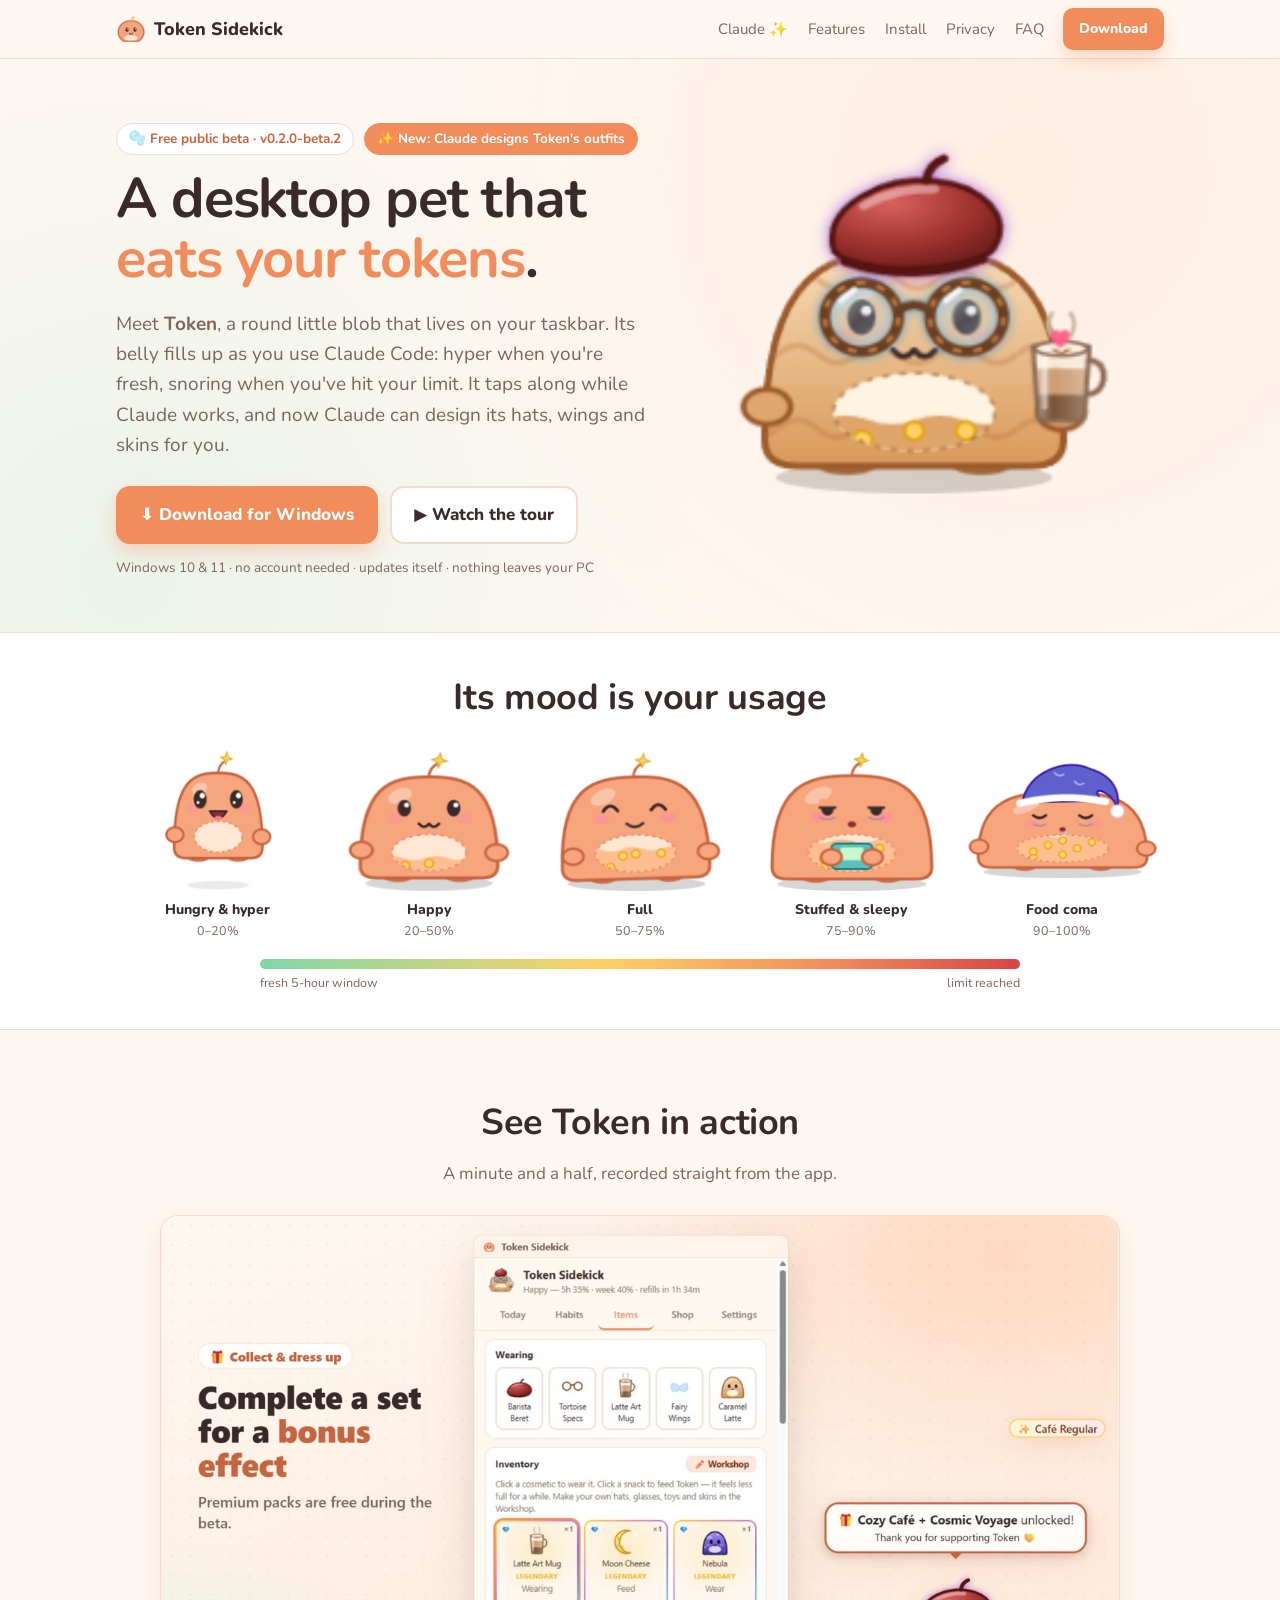
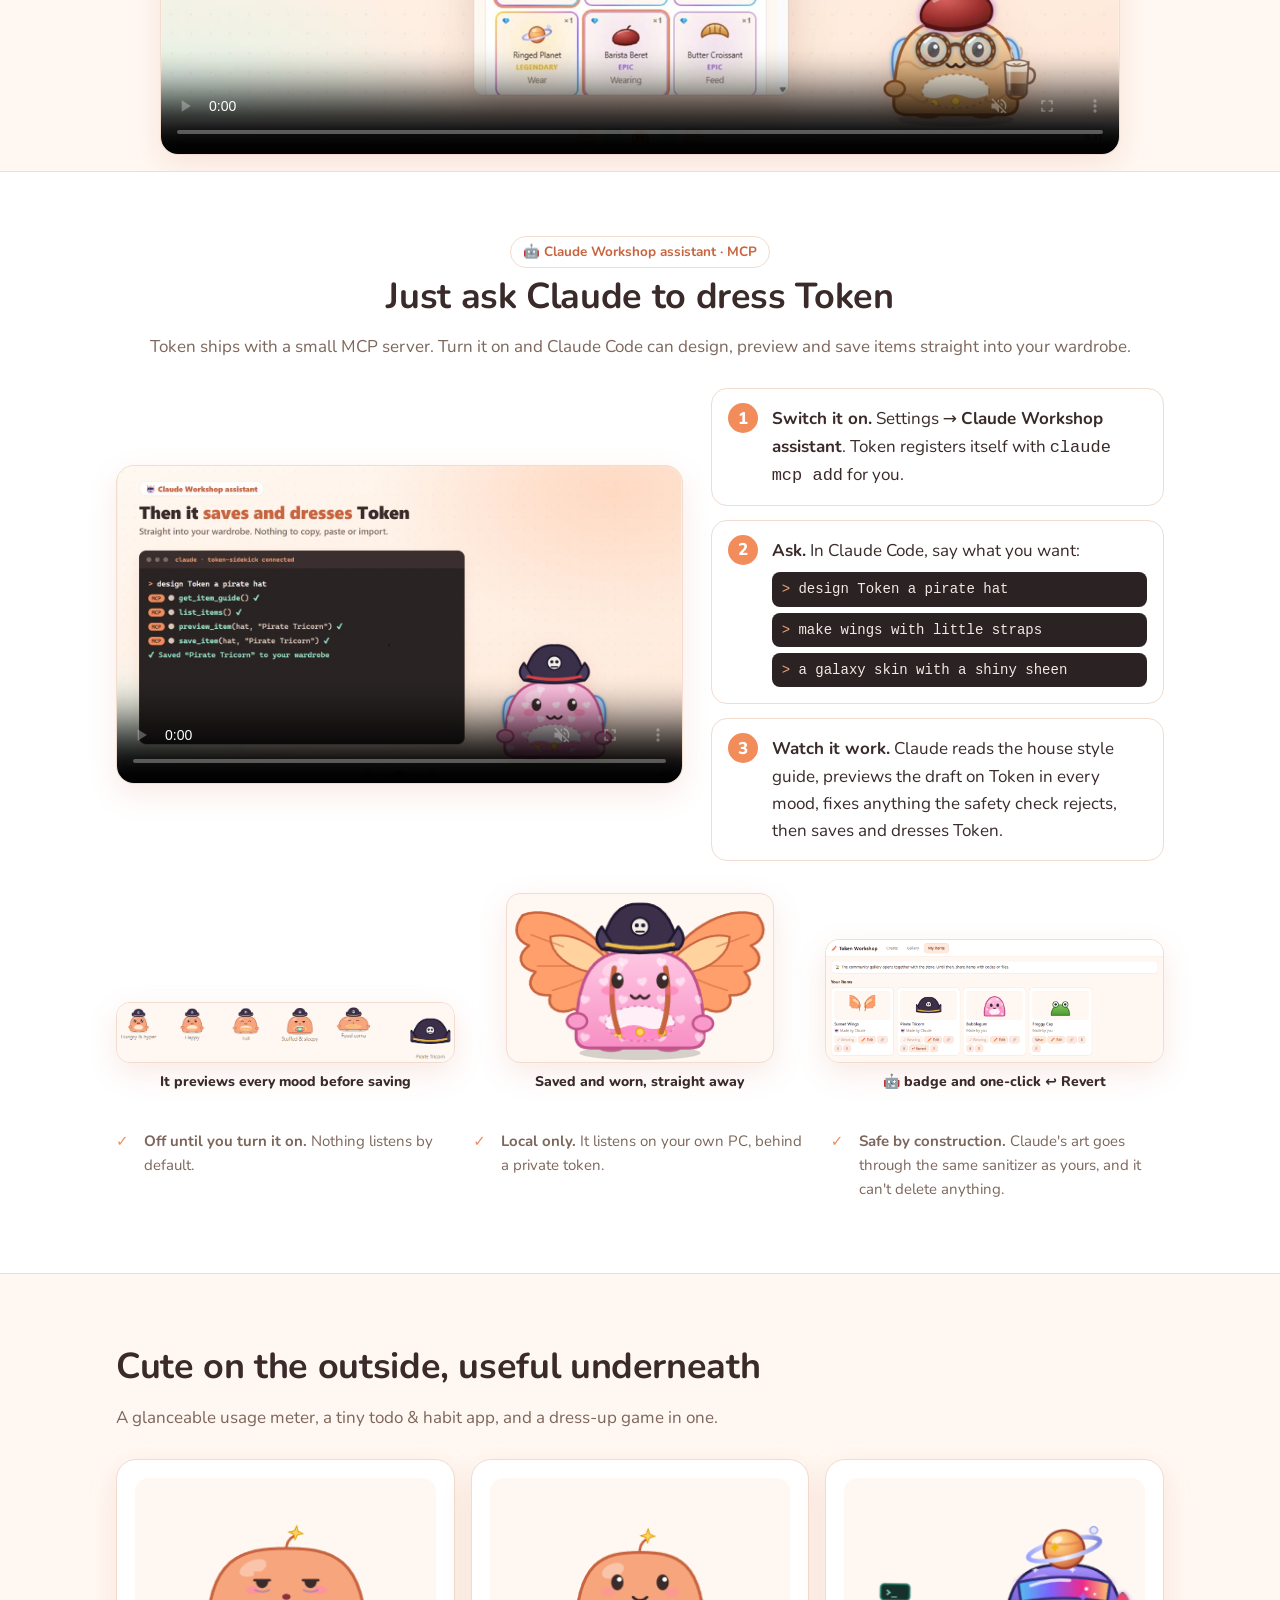
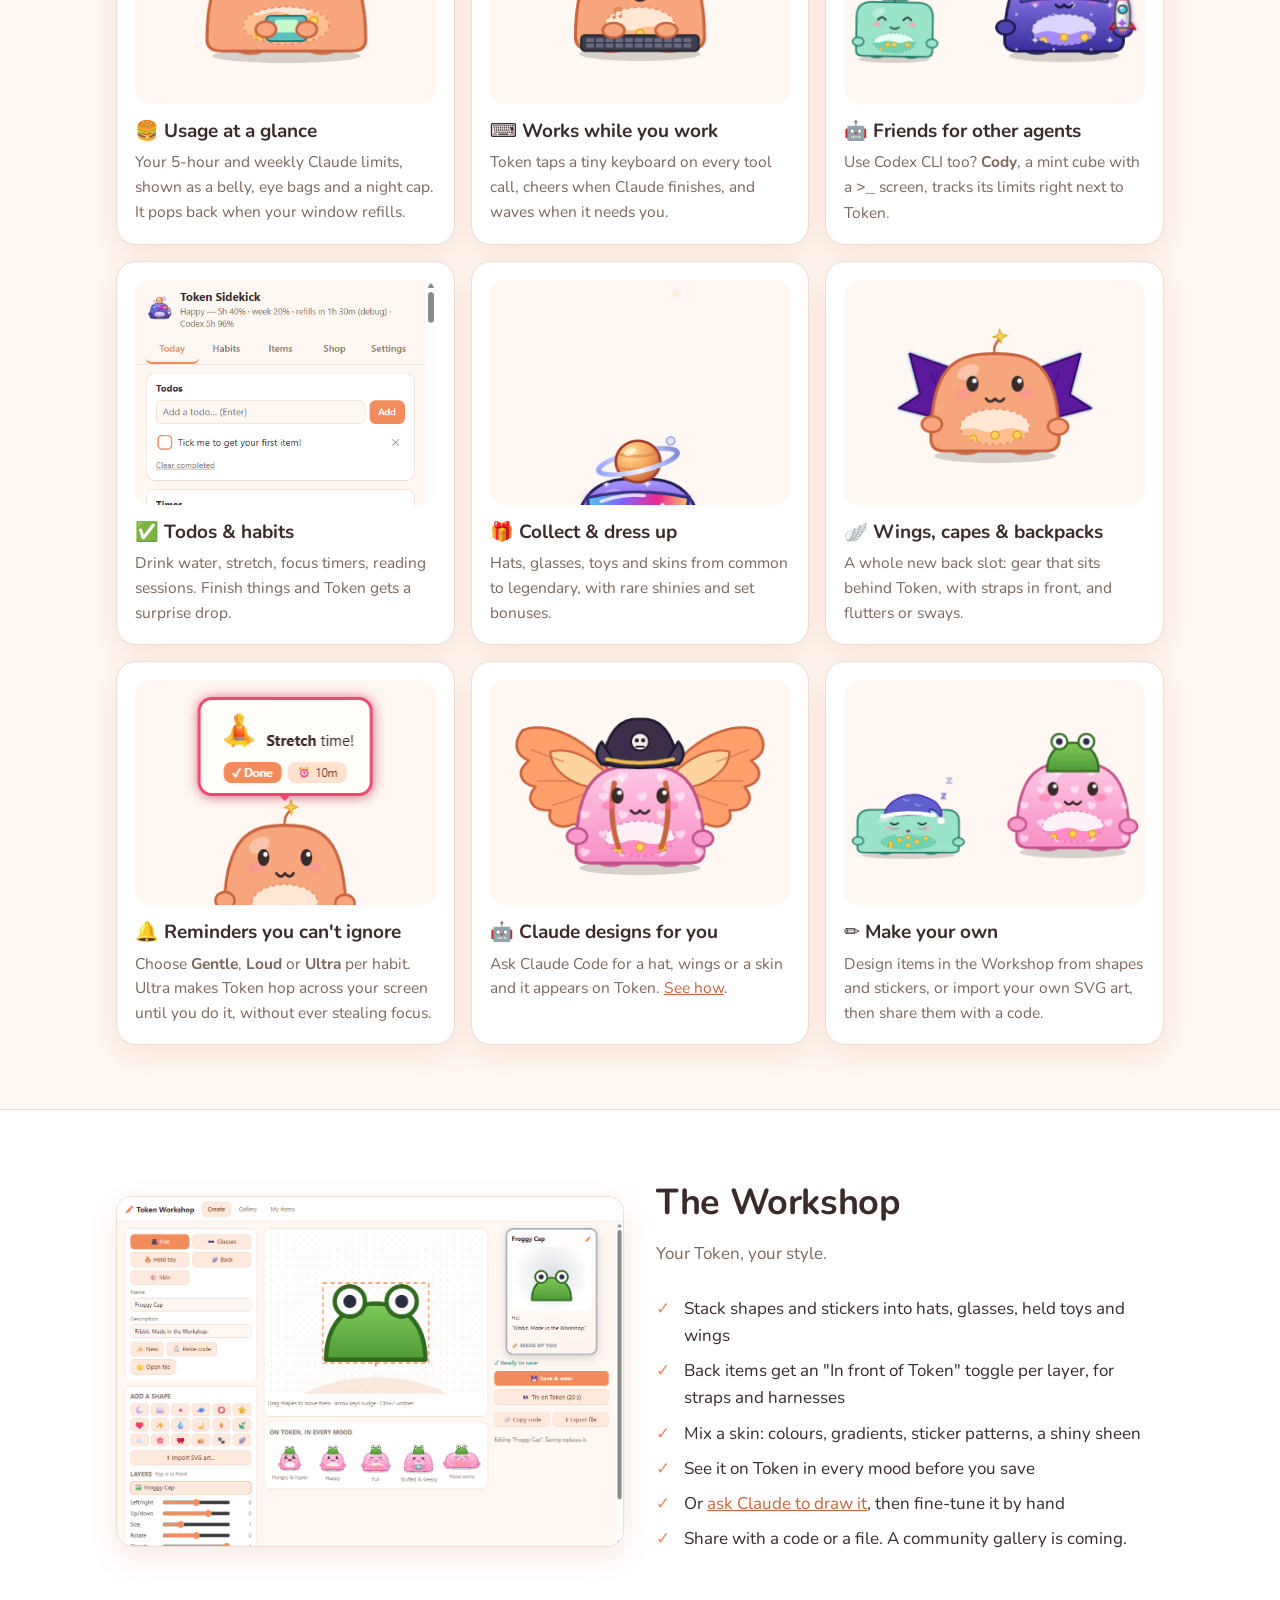
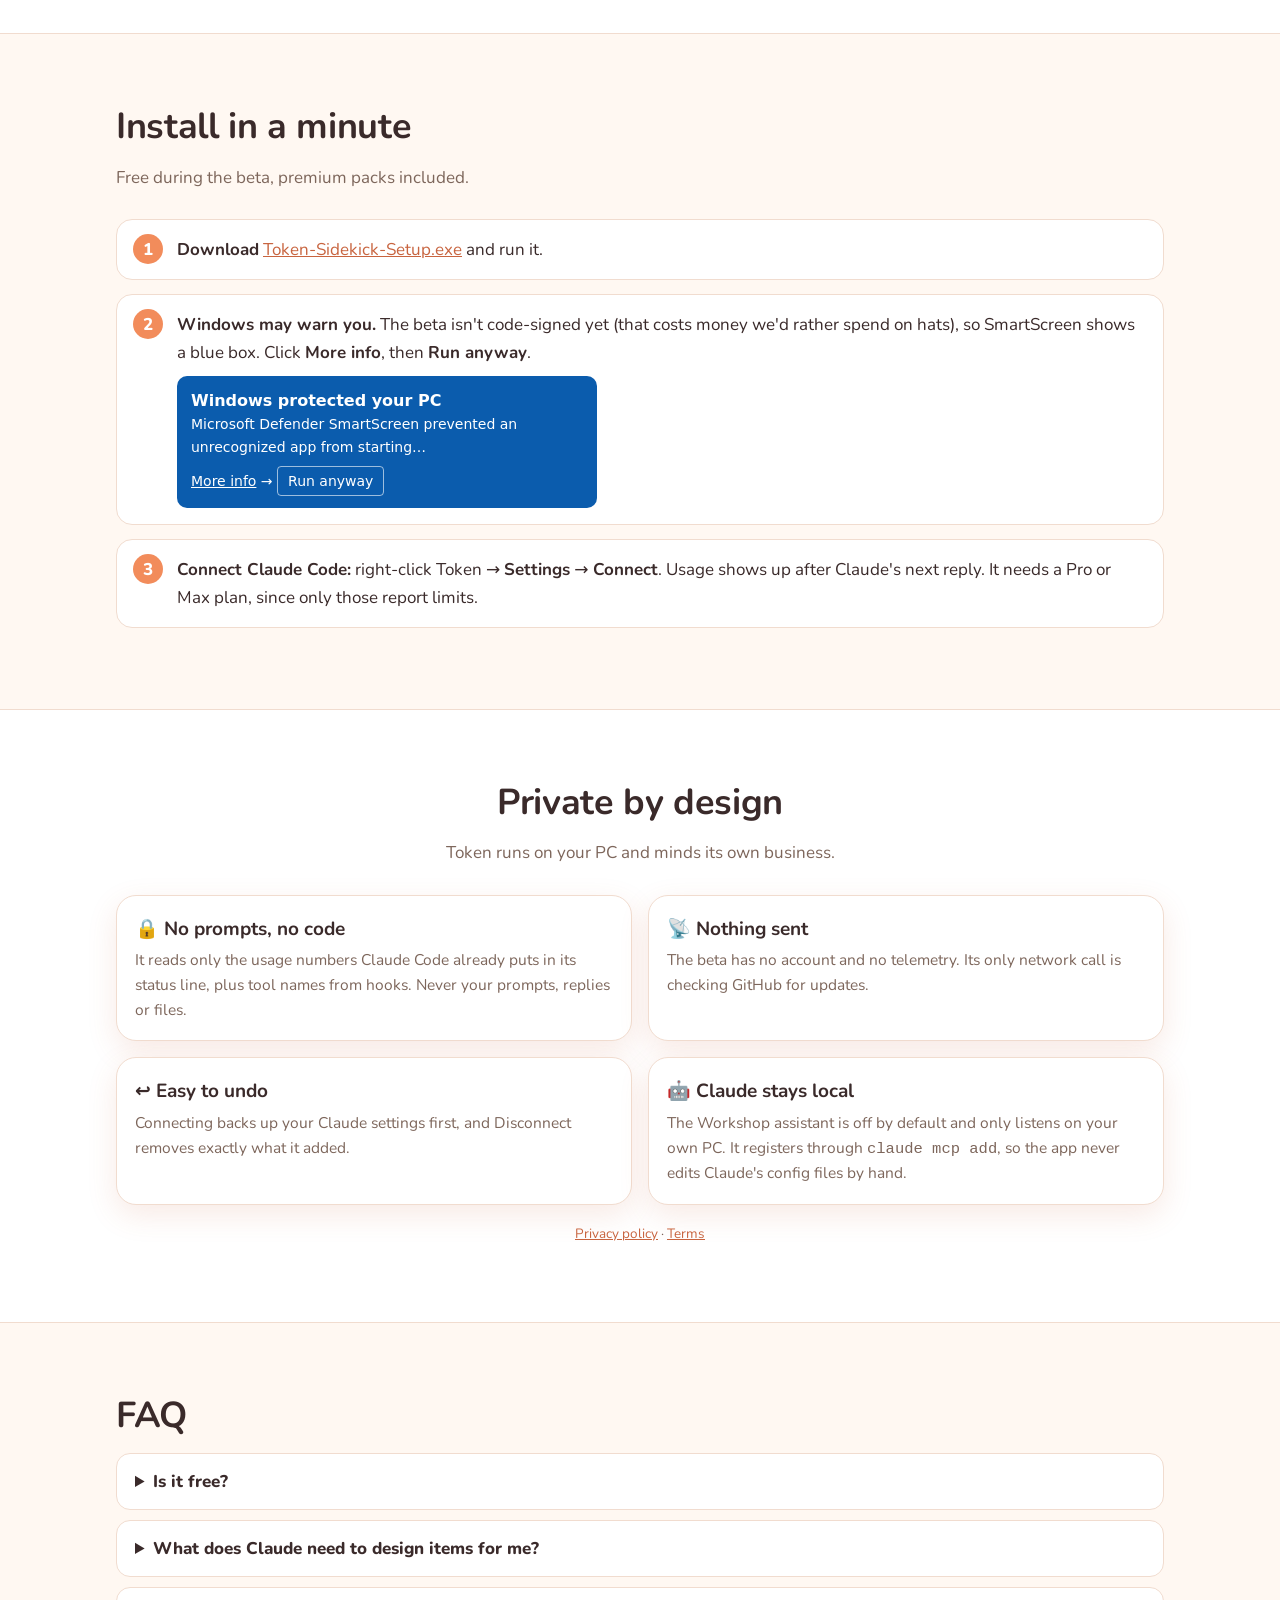
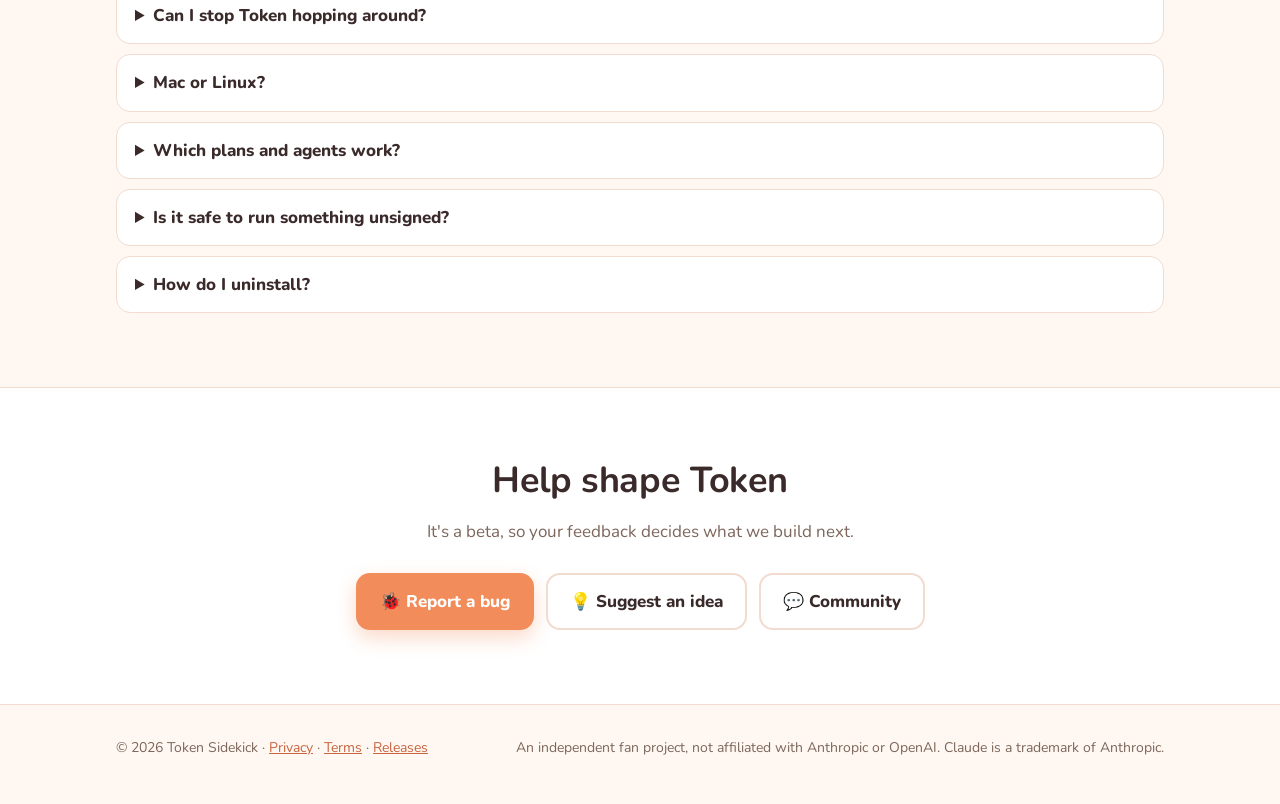
<file: index.html>
<!doctype html>
<html lang="en">
  <head>
    <meta charset="utf-8" />
    <meta name="viewport" content="width=device-width, initial-scale=1" />
    <title>Token Sidekick: a desktop pet that eats your tokens</title>
    <meta
      name="description"
      content="Token is a cute desktop pet for Windows whose belly is your Claude Code usage meter. Ask Claude to design its outfits through a built-in MCP server, collect hats, wings and skins, and get habit reminders you can't ignore. Free beta."
    />
    <meta property="og:title" content="Token Sidekick: a desktop pet that eats your tokens" />
    <meta property="og:description" content="A desktop pet for Claude Code, Codex and more. Free beta for Windows." />
    <meta property="og:image" content="https://kehuydietlatoi.github.io/token-sidekick-releases/img/pack-cafe.png" />
    <link rel="icon" href="icon.png" />
    <link rel="preconnect" href="https://fonts.googleapis.com" />
    <link rel="preconnect" href="https://fonts.gstatic.com" crossorigin />
    <link href="https://fonts.googleapis.com/css2?family=Nunito:wght@400;700;800;900&display=swap" rel="stylesheet" />
    <link rel="stylesheet" href="style.css" />
  </head>
  <body>
    <nav>
      <div class="wrap">
        <a class="logo" href="#"><img src="icon.png" alt="" />Token Sidekick</a>
        <div class="links">
          <a href="#claude">Claude ✨</a>
          <a href="#features">Features</a>
          <a href="#install">Install</a>
          <a href="#privacy">Privacy</a>
          <a href="#faq">FAQ</a>
        </div>
        <a class="btn primary small" href="https://github.com/kehuydietlatoi/token-sidekick-releases/releases/latest/download/Token-Sidekick-Setup.exe">Download</a>
      </div>
    </nav>

    <header class="hero">
      <div class="wrap">
        <div>
          <span class="badge">🫧 Free public beta · v0.2.0-beta.2</span>
          <a class="badge new" href="#claude">✨ New: Claude designs Token's outfits</a>
          <h1>A desktop pet that <em>eats your tokens</em>.</h1>
          <p class="lead">
            Meet <b>Token</b>, a round little blob that lives on your taskbar. Its belly fills up as you use Claude
            Code: hyper when you're fresh, snoring when you've hit your limit. It taps along while Claude works, and now
            Claude can design its hats, wings and skins for you.
          </p>
          <div class="cta">
            <a class="btn primary" href="https://github.com/kehuydietlatoi/token-sidekick-releases/releases/latest/download/Token-Sidekick-Setup.exe">⬇ Download for Windows</a>
            <a class="btn ghost" href="#tour">▶ Watch the tour</a>
          </div>
          <p class="fine">Windows 10 &amp; 11 · no account needed · updates itself · nothing leaves your PC</p>
        </div>
        <div class="hero-art">
          <img class="main" src="img/pack-cafe.png" alt="Token wearing a beret, round glasses and holding a latte" />
        </div>
      </div>
    </header>

    <div class="moods">
      <div class="wrap">
        <h2>Its mood is your usage</h2>
        <div class="strip">
          <figure>
            <img src="img/mood-1.png" alt="Hungry and hyper Token" loading="lazy" />
            <figcaption>Hungry &amp; hyper</figcaption>
            <small>0–20%</small>
          </figure>
          <figure>
            <img src="img/mood-2.png" alt="Happy Token" loading="lazy" />
            <figcaption>Happy</figcaption>
            <small>20–50%</small>
          </figure>
          <figure>
            <img src="img/mood-3.png" alt="Full Token" loading="lazy" />
            <figcaption>Full</figcaption>
            <small>50–75%</small>
          </figure>
          <figure>
            <img src="img/mood-4.png" alt="Sleepy Token playing a handheld" loading="lazy" />
            <figcaption>Stuffed &amp; sleepy</figcaption>
            <small>75–90%</small>
          </figure>
          <figure>
            <img src="img/mood-5.png" alt="Token in a food coma" loading="lazy" />
            <figcaption>Food coma</figcaption>
            <small>90–100%</small>
          </figure>
        </div>
        <div class="meter" aria-hidden="true"></div>
        <div class="meter-labels"><span>fresh 5-hour window</span><span>limit reached</span></div>
      </div>
    </div>

    <section id="tour">
      <div class="wrap">
        <h2>See Token in action</h2>
        <p class="sub">A minute and a half, recorded straight from the app.</p>
        <video
          class="tour"
          src="img/demo.mp4"
          poster="img/demo-poster.jpg"
          width="1280"
          height="720"
          controls
          muted
          loop
          playsinline
          preload="none"
          aria-label="Tour of Token Sidekick: moods, working animations, item drops, habit reminders, dress-up with wings, Cody, the Workshop and Claude designing items through MCP"
        ></video>
      </div>
    </section>

    <section id="claude" class="band claude">
      <div class="wrap">
        <span class="badge">🤖 Claude Workshop assistant · MCP</span>
        <h2>Just ask Claude to dress Token</h2>
        <p class="sub">
          Token ships with a small MCP server. Turn it on and Claude Code can design, preview and save items straight
          into your wardrobe.
        </p>
        <div class="claude-grid">
          <video
            class="tour autoplay"
            src="img/demo-claude.mp4"
            poster="img/demo-claude-poster.jpg"
            width="1280"
            height="720"
            muted
            loop
            playsinline
            controls
            preload="none"
            aria-label="Claude Code designs a pirate hat and wings for Token through the Workshop assistant"
          ></video>
          <ol class="steps">
            <li>
              <b>Switch it on.</b> Settings → <b>Claude Workshop assistant</b>. Token registers itself with
              <code>claude mcp add</code> for you.
            </li>
            <li>
              <b>Ask.</b> In Claude Code, say what you want:
              <div class="prompts">
                <code>design Token a pirate hat</code>
                <code>make wings with little straps</code>
                <code>a galaxy skin with a shiny sheen</code>
              </div>
            </li>
            <li>
              <b>Watch it work.</b> Claude reads the house style guide, previews the draft on Token in every mood, fixes
              anything the safety check rejects, then saves and dresses Token.
            </li>
          </ol>
        </div>
        <div class="claude-shots">
          <figure>
            <img src="img/claude-preview.png" alt="Token wearing a draft pirate hat in every mood" loading="lazy" />
            <figcaption>It previews every mood before saving</figcaption>
          </figure>
          <figure>
            <img
              src="img/claude-made.png"
              alt="Token wearing a pirate hat and wings that Claude designed"
              loading="lazy"
            />
            <figcaption>Saved and worn, straight away</figcaption>
          </figure>
          <figure>
            <img
              src="img/claude-mine.png"
              alt="The Workshop's Mine tab with a robot badge and Revert button"
              loading="lazy"
            />
            <figcaption>🤖 badge and one-click ↩ Revert</figcaption>
          </figure>
        </div>
        <ul class="ticks trust">
          <li><b>Off until you turn it on.</b> Nothing listens by default.</li>
          <li><b>Local only.</b> It listens on your own PC, behind a private token.</li>
          <li>
            <b>Safe by construction.</b> Claude's art goes through the same sanitizer as yours, and it can't delete
            anything.
          </li>
        </ul>
      </div>
    </section>

    <section id="features">
      <div class="wrap">
        <h2>Cute on the outside, useful underneath</h2>
        <p class="sub">A glanceable usage meter, a tiny todo &amp; habit app, and a dress-up game in one.</p>
        <div class="features">
          <div class="feature">
            <div class="pic"><img src="img/mood-4.png" alt="" loading="lazy" /></div>
            <h3>🍔 Usage at a glance</h3>
            <p>
              Your 5-hour and weekly Claude limits, shown as a belly, eye bags and a night cap. It pops back when your
              window refills.
            </p>
          </div>
          <div class="feature">
            <div class="pic"><img src="img/working.png" alt="" loading="lazy" /></div>
            <h3>⌨️ Works while you work</h3>
            <p>
              Token taps a tiny keyboard on every tool call, cheers when Claude finishes, and waves when it needs you.
            </p>
          </div>
          <div class="feature">
            <div class="pic"><img src="img/cody.png" alt="" loading="lazy" /></div>
            <h3>🤖 Friends for other agents</h3>
            <p>
              Use Codex CLI too? <b>Cody</b>, a mint cube with a <code>&gt;_</code> screen, tracks its limits right next
              to Token.
            </p>
          </div>
          <div class="feature">
            <div class="pic"><img src="img/panel-today.png" alt="" loading="lazy" /></div>
            <h3>✅ Todos &amp; habits</h3>
            <p>Drink water, stretch, focus timers, reading sessions. Finish things and Token gets a surprise drop.</p>
          </div>
          <div class="feature">
            <div class="pic"><img src="img/pack-cosmic.png" alt="" loading="lazy" /></div>
            <h3>🎁 Collect &amp; dress up</h3>
            <p>Hats, glasses, toys and skins from common to legendary, with rare shinies and set bonuses.</p>
          </div>
          <div class="feature">
            <div class="pic"><img src="img/back.png" alt="" loading="lazy" /></div>
            <h3>🪽 Wings, capes &amp; backpacks</h3>
            <p>A whole new back slot: gear that sits behind Token, with straps in front, and flutters or sways.</p>
          </div>
          <div class="feature">
            <div class="pic"><img src="img/reminder-ultra.png" alt="" loading="lazy" /></div>
            <h3>🔔 Reminders you can't ignore</h3>
            <p>
              Choose <b>Gentle</b>, <b>Loud</b> or <b>Ultra</b> per habit. Ultra makes Token hop across your screen
              until you do it, without ever stealing focus.
            </p>
          </div>
          <div class="feature">
            <div class="pic"><img src="img/claude-made.png" alt="" loading="lazy" /></div>
            <h3>🤖 Claude designs for you</h3>
            <p>Ask Claude Code for a hat, wings or a skin and it appears on Token. <a href="#claude">See how</a>.</p>
          </div>
          <div class="feature">
            <div class="pic"><img src="img/custom.png" alt="" loading="lazy" /></div>
            <h3>✏️ Make your own</h3>
            <p>
              Design items in the Workshop from shapes and stickers, or import your own SVG art, then share them with a
              code.
            </p>
          </div>
        </div>
      </div>
    </section>

    <section class="band">
      <div class="wrap split" style="text-align: left">
        <img src="img/workshop.png" alt="The Token Workshop editor with a frog hat" loading="lazy" />
        <div>
          <h2>The Workshop</h2>
          <p class="sub">Your Token, your style.</p>
          <ul class="ticks">
            <li>Stack shapes and stickers into hats, glasses, held toys and wings</li>
            <li>Back items get an "In front of Token" toggle per layer, for straps and harnesses</li>
            <li>Mix a skin: colours, gradients, sticker patterns, a shiny sheen</li>
            <li>See it on Token in every mood before you save</li>
            <li>Or <a href="#claude">ask Claude to draw it</a>, then fine-tune it by hand</li>
            <li>Share with a code or a file. A community gallery is coming.</li>
          </ul>
        </div>
      </div>
    </section>

    <section id="install">
      <div class="wrap">
        <h2>Install in a minute</h2>
        <p class="sub">Free during the beta, premium packs included.</p>
        <ol class="steps">
          <li><b>Download</b> <a href="https://github.com/kehuydietlatoi/token-sidekick-releases/releases/latest/download/Token-Sidekick-Setup.exe">Token-Sidekick-Setup.exe</a> and run it.</li>
          <li>
            <b>Windows may warn you.</b> The beta isn't code-signed yet (that costs money we'd rather spend on hats), so
            SmartScreen shows a blue box. Click <b>More info</b>, then <b>Run anyway</b>.
            <div class="smartscreen" aria-hidden="true">
              <b>Windows protected your PC</b>Microsoft Defender SmartScreen prevented an unrecognized app from
              starting…<br /><u>More info</u> → <span>Run anyway</span>
            </div>
          </li>
          <li>
            <b>Connect Claude Code:</b> right-click Token → <b>Settings</b> → <b>Connect</b>. Usage shows up after
            Claude's next reply. It needs a Pro or Max plan, since only those report limits.
          </li>
        </ol>
      </div>
    </section>

    <section id="privacy" class="band">
      <div class="wrap">
        <h2>Private by design</h2>
        <p class="sub">Token runs on your PC and minds its own business.</p>
        <div class="features two" style="text-align: left">
          <div class="feature">
            <h3>🔒 No prompts, no code</h3>
            <p>
              It reads only the usage numbers Claude Code already puts in its status line, plus tool names from hooks.
              Never your prompts, replies or files.
            </p>
          </div>
          <div class="feature">
            <h3>📡 Nothing sent</h3>
            <p>The beta has no account and no telemetry. Its only network call is checking GitHub for updates.</p>
          </div>
          <div class="feature">
            <h3>↩️ Easy to undo</h3>
            <p>Connecting backs up your Claude settings first, and Disconnect removes exactly what it added.</p>
          </div>
          <div class="feature">
            <h3>🤖 Claude stays local</h3>
            <p>
              The Workshop assistant is off by default and only listens on your own PC. It registers through
              <code>claude mcp add</code>, so the app never edits Claude's config files by hand.
            </p>
          </div>
        </div>
        <p class="fine" style="margin-top: 18px">
          <a href="privacy.html">Privacy policy</a> · <a href="terms.html">Terms</a>
        </p>
      </div>
    </section>

    <section id="faq" class="faq">
      <div class="wrap">
        <h2>FAQ</h2>
        <details>
          <summary>Is it free?</summary>
          <p>
            Yes. During the beta everything is free, including the premium packs. Claim them in the Shop and they're
            yours to keep.
          </p>
        </details>
        <details>
          <summary>What does Claude need to design items for me?</summary>
          <p>
            Claude Code installed, and the <b>Claude Workshop assistant</b> switched on in Settings. Token registers its
            local MCP server for you; if that fails, the same card shows a command to copy.
          </p>
        </details>
        <details>
          <summary>Can I stop Token hopping around?</summary>
          <p>
            Yes. Every habit has its own reminder level (Gentle, Loud or Ultra), and the 👀 Preview button in the panel
            shows what each one does before you pick.
          </p>
        </details>
        <details>
          <summary>Mac or Linux?</summary>
          <p>Windows only for now. Tell us if you want another platform, since that decides what comes next.</p>
        </details>
        <details>
          <summary>Which plans and agents work?</summary>
          <p>
            Claude Code with a Pro or Max plan (API-key users don't get rate limits, so Token just hangs out). Codex CLI
            is detected automatically. More agents are planned.
          </p>
        </details>
        <details>
          <summary>Is it safe to run something unsigned?</summary>
          <p>
            The warning only means the installer isn't signed with a paid certificate yet. The app runs in Electron's
            sandbox, blocks remote pages and links, and updates only from our GitHub releases. Security issues can be
            reported privately; see <a href="https://github.com/kehuydietlatoi/token-sidekick-releases/security/policy">our security policy</a>.
          </p>
        </details>
        <details>
          <summary>How do I uninstall?</summary>
          <p>
            Settings → Disconnect first (it restores your Claude settings), then remove it from Windows' Installed apps.
          </p>
        </details>
      </div>
    </section>

    <section class="band">
      <div class="wrap">
        <h2>Help shape Token</h2>
        <p class="sub">It's a beta, so your feedback decides what we build next.</p>
        <div class="cta" style="justify-content: center">
          <a class="btn primary" href="https://github.com/kehuydietlatoi/token-sidekick-releases/issues/new?template=bug.md">🐞 Report a bug</a>
          <a class="btn ghost" href="https://github.com/kehuydietlatoi/token-sidekick-releases/issues/new?template=idea.md">💡 Suggest an idea</a>
          <a class="btn ghost" href="https://github.com/kehuydietlatoi/token-sidekick-releases/discussions">💬 Community</a>
        </div>
      </div>
    </section>

    <footer>
      <div class="wrap">
        <span
          >© 2026 Token Sidekick · <a href="privacy.html">Privacy</a> · <a href="terms.html">Terms</a> ·
          <a href="https://github.com/kehuydietlatoi/token-sidekick-releases/releases">Releases</a></span
        >
        <span
          >An independent fan project, not affiliated with Anthropic or OpenAI. Claude is a trademark of
          Anthropic.</span
        >
      </div>
    </footer>
    <script>
      // Play the videos muted while they're on screen, unless the visitor prefers reduced motion.
      if ('IntersectionObserver' in window && !matchMedia('(prefers-reduced-motion: reduce)').matches) {
        for (const video of document.querySelectorAll('video.tour')) {
          new IntersectionObserver(([e]) => (e.isIntersecting ? video.play().catch(() => {}) : video.pause()), {
            threshold: 0.5
          }).observe(video)
        }
      }
    </script>
  </body>
</html>
</file>
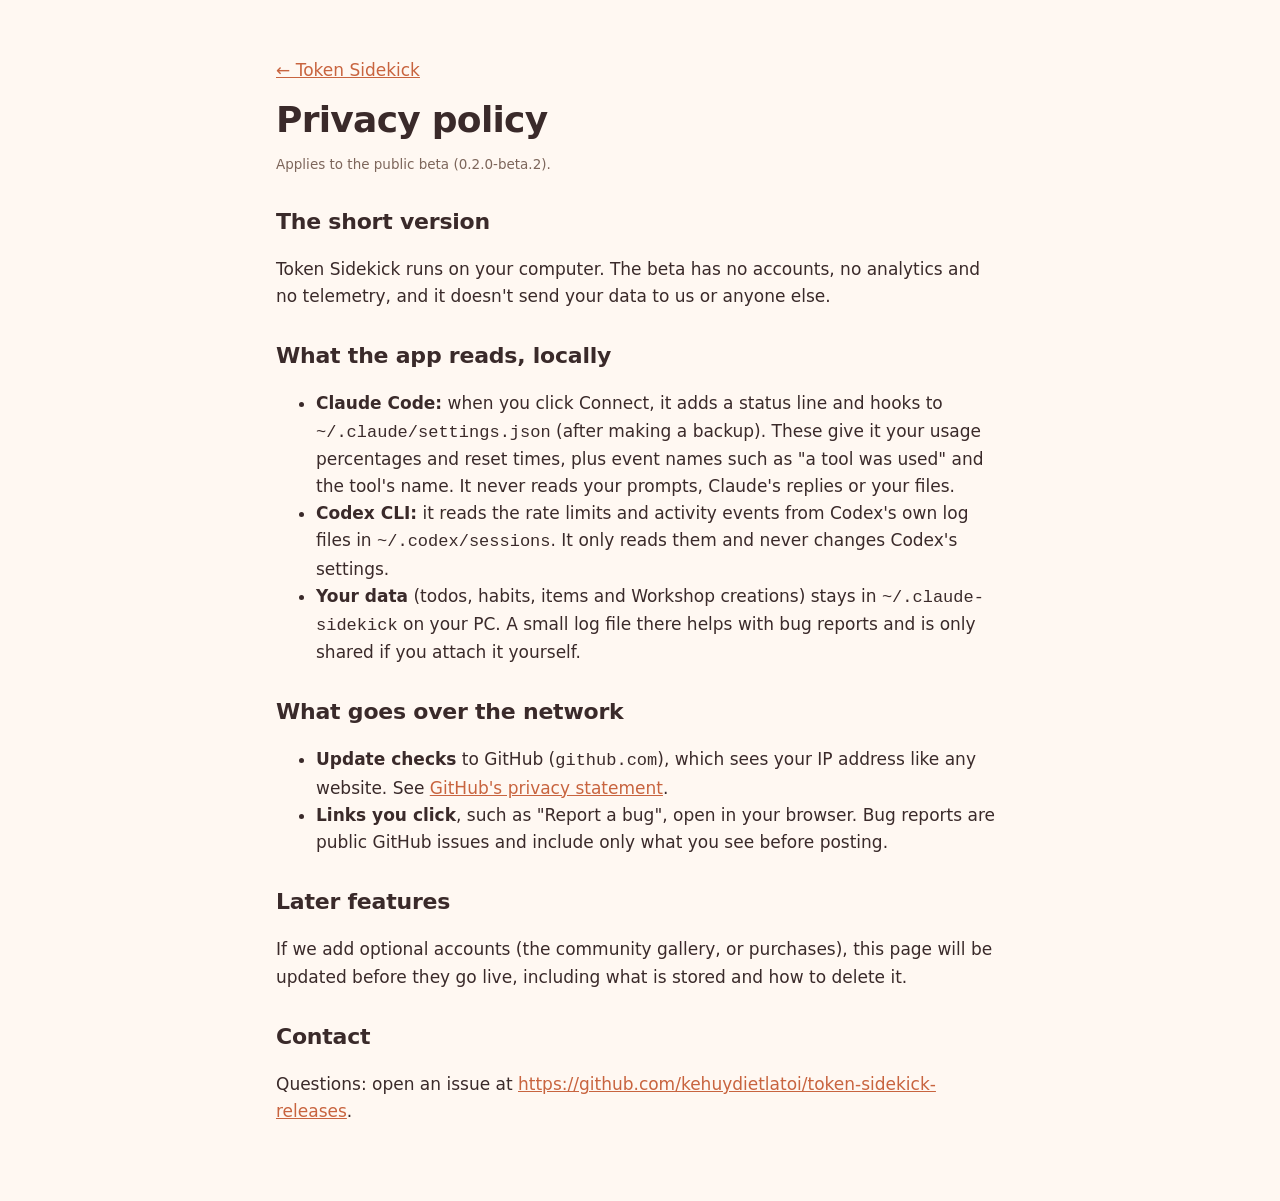
<file: privacy.html>
<!doctype html>
<html lang="en">
  <head>
    <meta charset="utf-8" />
    <meta name="viewport" content="width=device-width, initial-scale=1" />
    <title>Privacy · Token Sidekick</title>
    <link rel="icon" href="icon.png" />
    <link rel="stylesheet" href="style.css" />
  </head>
  <body>
    <main class="wrap page">
      <p><a href="./">← Token Sidekick</a></p>
      <h1>Privacy policy</h1>
      <p class="fine">Applies to the public beta (0.2.0-beta.2).</p>

      <h2>The short version</h2>
      <p>
        Token Sidekick runs on your computer. The beta has no accounts, no analytics and no telemetry, and it doesn't send
        your data to us or anyone else.
      </p>

      <h2>What the app reads, locally</h2>
      <ul>
        <li>
          <b>Claude Code:</b> when you click Connect, it adds a status line and hooks to
          <code>~/.claude/settings.json</code> (after making a backup). These give it your usage percentages and reset
          times, plus event names such as "a tool was used" and the tool's name. It never reads your prompts, Claude's
          replies or your files.
        </li>
        <li>
          <b>Codex CLI:</b> it reads the rate limits and activity events from Codex's own log files in
          <code>~/.codex/sessions</code>. It only reads them and never changes Codex's settings.
        </li>
        <li>
          <b>Your data</b> (todos, habits, items and Workshop creations) stays in <code>~/.claude-sidekick</code> on
          your PC. A small log file there helps with bug reports and is only shared if you attach it yourself.
        </li>
      </ul>

      <h2>What goes over the network</h2>
      <ul>
        <li>
          <b>Update checks</b> to GitHub (<code>github.com</code>), which sees your IP address like any website. See
          <a href="https://docs.github.com/site-policy/privacy-policies/github-general-privacy-statement"
            >GitHub's privacy statement</a
          >.
        </li>
        <li>
          <b>Links you click</b>, such as "Report a bug", open in your browser. Bug reports are public GitHub issues and
          include only what you see before posting.
        </li>
      </ul>

      <h2>Later features</h2>
      <p>
        If we add optional accounts (the community gallery, or purchases), this page will be updated before they go
        live, including what is stored and how to delete it.
      </p>

      <h2>Contact</h2>
      <p>Questions: open an issue at <a href="https://github.com/kehuydietlatoi/token-sidekick-releases/issues">https://github.com/kehuydietlatoi/token-sidekick-releases</a>.</p>
    </main>
  </body>
</html>
</file>
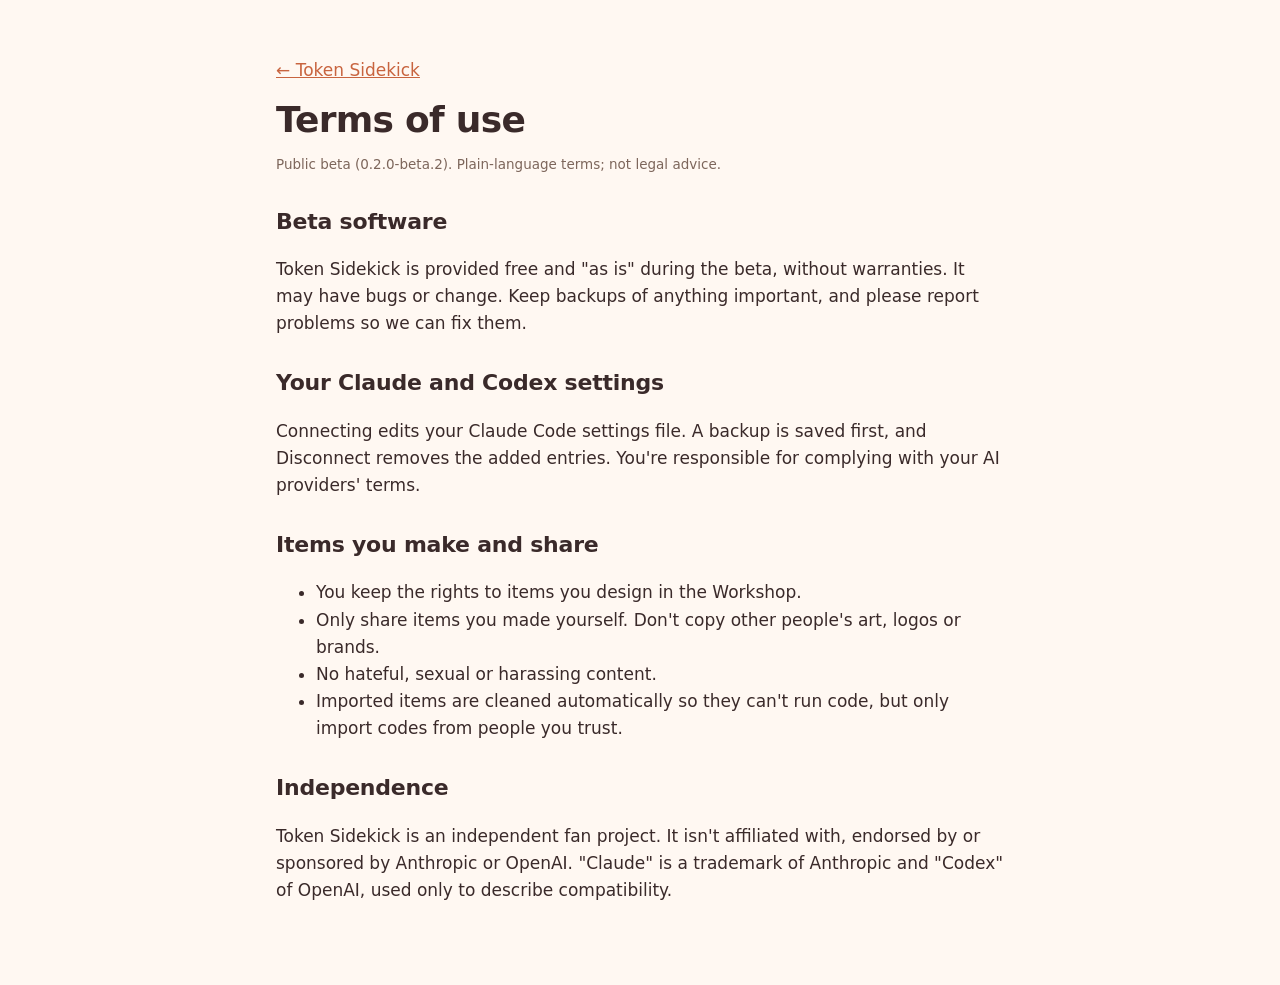
<file: terms.html>
<!doctype html>
<html lang="en">
  <head>
    <meta charset="utf-8" />
    <meta name="viewport" content="width=device-width, initial-scale=1" />
    <title>Terms · Token Sidekick</title>
    <link rel="icon" href="icon.png" />
    <link rel="stylesheet" href="style.css" />
  </head>
  <body>
    <main class="wrap page">
      <p><a href="./">← Token Sidekick</a></p>
      <h1>Terms of use</h1>
      <p class="fine">Public beta (0.2.0-beta.2). Plain-language terms; not legal advice.</p>

      <h2>Beta software</h2>
      <p>
        Token Sidekick is provided free and "as is" during the beta, without warranties. It may have bugs or change. Keep
        backups of anything important, and please report problems so we can fix them.
      </p>

      <h2>Your Claude and Codex settings</h2>
      <p>
        Connecting edits your Claude Code settings file. A backup is saved first, and Disconnect removes the added
        entries. You're responsible for complying with your AI providers' terms.
      </p>

      <h2>Items you make and share</h2>
      <ul>
        <li>You keep the rights to items you design in the Workshop.</li>
        <li>Only share items you made yourself. Don't copy other people's art, logos or brands.</li>
        <li>No hateful, sexual or harassing content.</li>
        <li>
          Imported items are cleaned automatically so they can't run code, but only import codes from people you trust.
        </li>
      </ul>

      <h2>Independence</h2>
      <p>
        Token Sidekick is an independent fan project. It isn't affiliated with, endorsed by or sponsored by Anthropic or
        OpenAI. "Claude" is a trademark of Anthropic and "Codex" of OpenAI, used only to describe compatibility.
      </p>
    </main>
  </body>
</html>
</file>
<file: style.css>
:root {
  --bg: #fff8f2;
  --bg2: #ffeee2;
  --card: #ffffff;
  --ink: #3a2a2a;
  --muted: #7d665b;
  --line: #f1dccf;
  --accent: #f28c5b;
  --accent-deep: #c8643f;
  --mint: #9be3c9;
  --shadow: 0 10px 30px #c8643f22;
  color-scheme: light;
}
@media (prefers-color-scheme: dark) {
  :root {
    --bg: #1f1a18;
    --bg2: #2a211d;
    --card: #2a2320;
    --ink: #f4e9e2;
    --muted: #b8a397;
    --line: #3d322d;
    --shadow: 0 10px 30px #0006;
    color-scheme: dark;
  }
}
* {
  box-sizing: border-box;
}
html {
  scroll-behavior: smooth;
}
body {
  margin: 0;
  background: var(--bg);
  color: var(--ink);
  font:
    17px/1.6 'Nunito',
    'Segoe UI',
    system-ui,
    sans-serif;
  overflow-x: hidden;
}
a {
  color: var(--accent-deep);
}
@media (prefers-color-scheme: dark) {
  a {
    color: var(--accent);
  }
}
img {
  max-width: 100%;
  height: auto;
  display: block;
}
.wrap {
  max-width: 1080px;
  margin: 0 auto;
  padding: 0 16px;
}

/* ── nav ─────────────────── */
nav {
  position: sticky;
  top: 0;
  z-index: 10;
  background: color-mix(in srgb, var(--bg) 88%, transparent);
  backdrop-filter: blur(8px);
  border-bottom: 1px solid var(--line);
}
nav .wrap {
  display: flex;
  align-items: center;
  gap: 18px;
  height: 58px;
}
.logo {
  display: flex;
  align-items: center;
  gap: 8px;
  font-weight: 800;
  font-size: 18px;
  color: var(--ink);
  text-decoration: none;
  margin-right: auto;
}
.logo img {
  width: 30px;
  height: 30px;
}
nav .links a {
  color: var(--muted);
  text-decoration: none;
  font-size: 15px;
  margin-left: 16px;
}
nav .links a:hover {
  color: var(--ink);
}
@media (max-width: 640px) {
  nav .links {
    display: none;
  }
}

/* ── buttons ─────────────── */
.btn {
  display: inline-flex;
  align-items: center;
  gap: 8px;
  padding: 13px 22px;
  border-radius: 14px;
  font-weight: 800;
  text-decoration: none;
  border: 2px solid transparent;
  transition:
    transform 0.15s,
    box-shadow 0.15s;
}
.btn:hover {
  transform: translateY(-2px);
}
.btn.primary {
  background: var(--accent);
  color: #fff;
  box-shadow: 0 8px 20px #f28c5b55;
}
.btn.ghost {
  border-color: var(--line);
  color: var(--ink);
  background: var(--card);
}
.btn.small {
  padding: 8px 14px;
  font-size: 14px;
  border-radius: 10px;
}

/* ── hero ────────────────── */
.hero {
  padding: 64px 0 40px;
  background:
    radial-gradient(circle at 80% 20%, var(--bg2), transparent 55%),
    radial-gradient(circle at 10% 90%, #9be3c933, transparent 45%);
}
.hero .wrap {
  display: grid;
  grid-template-columns: 1.1fr 1fr;
  gap: 32px;
  align-items: center;
}
.badge {
  display: inline-block;
  padding: 4px 12px;
  border-radius: 99px;
  background: var(--card);
  border: 1px solid var(--line);
  font-size: 13.5px;
  font-weight: 700;
  color: var(--accent-deep);
}
h1 {
  font-size: clamp(34px, 5.4vw, 56px);
  line-height: 1.08;
  margin: 14px 0;
  letter-spacing: -0.02em;
}
h1 em {
  font-style: normal;
  color: var(--accent);
}
.lead {
  font-size: 19px;
  color: var(--muted);
  max-width: 34em;
}
.cta {
  display: flex;
  gap: 12px;
  flex-wrap: wrap;
  margin: 26px 0 10px;
}
.fine {
  font-size: 13.5px;
  color: var(--muted);
}
.hero-art {
  position: relative;
  aspect-ratio: 1;
  max-width: 460px;
  justify-self: center;
  width: 100%;
}
.hero-art .main {
  width: 88%;
  margin: 0 auto;
  animation: bob 3.2s ease-in-out infinite;
}
@keyframes bob {
  50% {
    transform: translateY(-8px);
  }
}
@media (prefers-reduced-motion: reduce) {
  .hero-art img {
    animation: none !important;
  }
}
@media (max-width: 820px) {
  .hero .wrap {
    grid-template-columns: 1fr;
  }
  .hero {
    padding-top: 36px;
  }
}

/* ── moods strip ─────────── */
.moods {
  padding: 36px 0;
  border-block: 1px solid var(--line);
  background: var(--card);
}
.moods h2 {
  text-align: center;
}
.strip {
  display: grid;
  grid-template-columns: repeat(5, 1fr);
  gap: 8px;
  margin-top: 16px;
}
.strip figure {
  margin: 0;
  text-align: center;
  display: flex;
  flex-direction: column;
  justify-content: flex-end;
}
.strip img {
  height: clamp(80px, 13vw, 150px);
  width: auto;
  max-width: 100%;
  object-fit: contain;
  margin: 0 auto 6px;
}
.strip figcaption {
  font-weight: 800;
  font-size: 14px;
}
.strip small {
  display: block;
  color: var(--muted);
  font-size: 12.5px;
}
.meter {
  height: 10px;
  border-radius: 99px;
  margin: 18px auto 0;
  max-width: 760px;
  background: linear-gradient(90deg, #7fd8a8, #ffd166 45%, #f28c5b 75%, #d64545);
}
.meter-labels {
  display: flex;
  justify-content: space-between;
  max-width: 760px;
  margin: 4px auto 0;
  font-size: 12.5px;
  color: var(--muted);
}
@media (max-width: 640px) {
  .strip {
    grid-template-columns: repeat(3, 1fr);
  }
  .strip figure:nth-child(n + 4) {
    display: none;
  }
}

/* ── sections ────────────── */
section {
  padding: 64px 0;
}
#tour {
  text-align: center;
  padding-bottom: 16px;
}
video.tour {
  display: block;
  width: 100%;
  max-width: 960px;
  height: auto;
  aspect-ratio: 16 / 9;
  margin: 0 auto;
  border-radius: 18px;
  border: 1px solid var(--line);
  background: var(--bg2);
  box-shadow: var(--shadow);
}
h2 {
  font-size: clamp(26px, 3.6vw, 36px);
  margin: 0 0 8px;
  letter-spacing: -0.01em;
}
.sub {
  color: var(--muted);
  margin: 0 0 28px;
}
.features {
  display: grid;
  grid-template-columns: repeat(3, 1fr);
  gap: 16px;
}
@media (max-width: 900px) {
  .features {
    grid-template-columns: repeat(2, 1fr);
  }
}
@media (max-width: 580px) {
  .features {
    grid-template-columns: 1fr;
  }
}
.feature {
  background: var(--card);
  border: 1px solid var(--line);
  border-radius: 20px;
  padding: 18px;
  box-shadow: var(--shadow);
}
.feature .pic {
  background: var(--bg);
  border-radius: 14px;
  margin-bottom: 12px;
  aspect-ratio: 4 / 3;
  display: grid;
  place-items: center;
  overflow: hidden;
}
.feature .pic img {
  max-height: 100%;
  object-fit: contain;
}
.feature h3 {
  margin: 0 0 4px;
  font-size: 19px;
}
.feature p {
  margin: 0;
  color: var(--muted);
  font-size: 15.5px;
}

.split {
  display: grid;
  grid-template-columns: 1fr 1fr;
  gap: 32px;
  align-items: center;
}
.split img {
  border-radius: 16px;
  box-shadow: var(--shadow);
  border: 1px solid var(--line);
}
@media (max-width: 820px) {
  .split {
    grid-template-columns: 1fr;
  }
}
ul.ticks {
  list-style: none;
  padding: 0;
}
ul.ticks li {
  padding-left: 28px;
  position: relative;
  margin: 8px 0;
}
ul.ticks li::before {
  content: '✓';
  position: absolute;
  left: 0;
  color: var(--accent);
  font-weight: 900;
}

.steps {
  counter-reset: s;
  display: grid;
  gap: 14px;
  padding: 0;
  list-style: none;
}
.steps li {
  counter-increment: s;
  background: var(--card);
  border: 1px solid var(--line);
  border-radius: 16px;
  padding: 16px 16px 16px 60px;
  position: relative;
}
.steps li::before {
  content: counter(s);
  position: absolute;
  left: 16px;
  top: 14px;
  width: 30px;
  height: 30px;
  border-radius: 50%;
  background: var(--accent);
  color: #fff;
  font-weight: 800;
  display: grid;
  place-items: center;
}
.smartscreen {
  font-family: 'Segoe UI', system-ui, sans-serif;
  background: #0b5cad;
  color: #fff;
  border-radius: 10px;
  padding: 12px 14px;
  margin-top: 10px;
  font-size: 14px;
  max-width: 420px;
}
.smartscreen b {
  display: block;
  font-size: 16px;
}
.smartscreen span {
  display: inline-block;
  margin-top: 8px;
  padding: 3px 10px;
  border: 1px solid #fff9;
  border-radius: 4px;
}

.faq details {
  background: var(--card);
  border: 1px solid var(--line);
  border-radius: 14px;
  padding: 14px 18px;
  margin-bottom: 10px;
}
.faq summary {
  font-weight: 800;
  cursor: pointer;
}
.faq details p {
  color: var(--muted);
  margin: 10px 0 0;
}

.band {
  background: var(--card);
  border-block: 1px solid var(--line);
  text-align: center;
}

footer {
  padding: 32px 0 48px;
  color: var(--muted);
  font-size: 14px;
}
footer .wrap {
  display: flex;
  gap: 16px;
  flex-wrap: wrap;
  justify-content: space-between;
}

/* ── plain pages (privacy, terms) ─ */
.page {
  max-width: 760px;
  padding: 40px 16px 64px;
}
.page h1 {
  font-size: 36px;
}
.page h2 {
  font-size: 22px;
  margin-top: 28px;
}

/* ── Claude Workshop assistant (#claude) ── */
.badge.new {
  margin-left: 6px;
  background: var(--accent);
  border-color: var(--accent);
  color: #fff;
  text-decoration: none;
}
.claude-grid {
  display: grid;
  grid-template-columns: 1.25fr 1fr;
  gap: 28px;
  align-items: center;
  text-align: left;
}
.claude-grid video.tour {
  max-width: none;
}
.claude-grid .steps {
  margin: 0;
}
.prompts {
  display: grid;
  gap: 6px;
  margin-top: 8px;
}
.prompts code {
  display: block;
  padding: 6px 10px;
  border-radius: 8px;
  background: #2b2323;
  color: #f4e9e2;
  font-size: 14px;
}
.prompts code::before {
  content: '> ';
  color: #f2a47c;
}
.claude-shots {
  display: grid;
  grid-template-columns: repeat(3, 1fr);
  gap: 16px;
  margin-top: 32px;
}
.claude-shots figure {
  margin: 0;
  display: flex;
  flex-direction: column;
  justify-content: flex-end;
  gap: 8px;
}
.claude-shots img {
  border-radius: 14px;
  border: 1px solid var(--line);
  background: var(--bg);
  box-shadow: var(--shadow);
  margin: 0 auto;
  max-height: 220px;
  width: auto;
  object-fit: contain;
}
.claude-shots figcaption {
  font-weight: 800;
  font-size: 14px;
}
ul.ticks.trust {
  display: grid;
  grid-template-columns: repeat(3, 1fr);
  gap: 8px 24px;
  margin: 28px 0 0;
  text-align: left;
  font-size: 15px;
  color: var(--muted);
}
.features.two {
  grid-template-columns: repeat(2, 1fr);
}
@media (max-width: 900px) {
  .claude-grid,
  ul.ticks.trust {
    grid-template-columns: 1fr;
  }
}
@media (max-width: 580px) {
  .claude-shots,
  .features.two {
    grid-template-columns: 1fr;
  }
}
</file>
